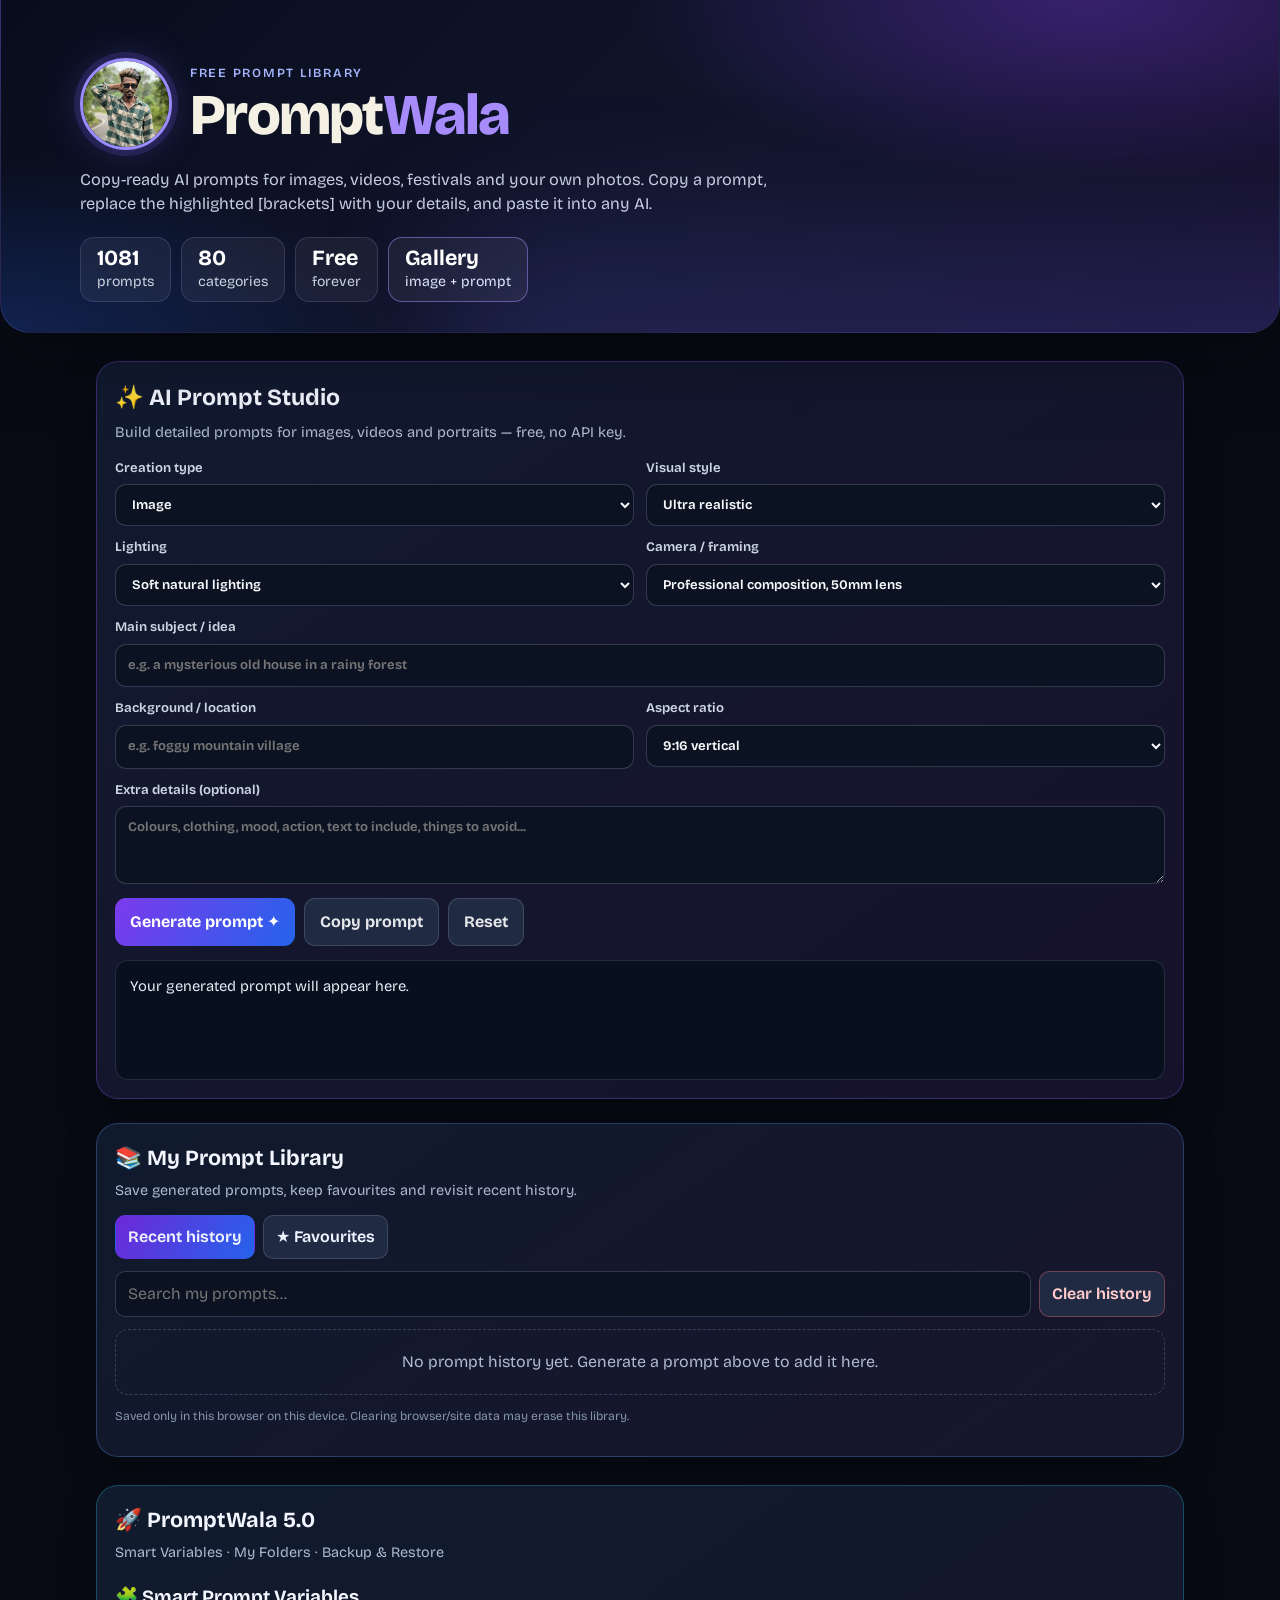
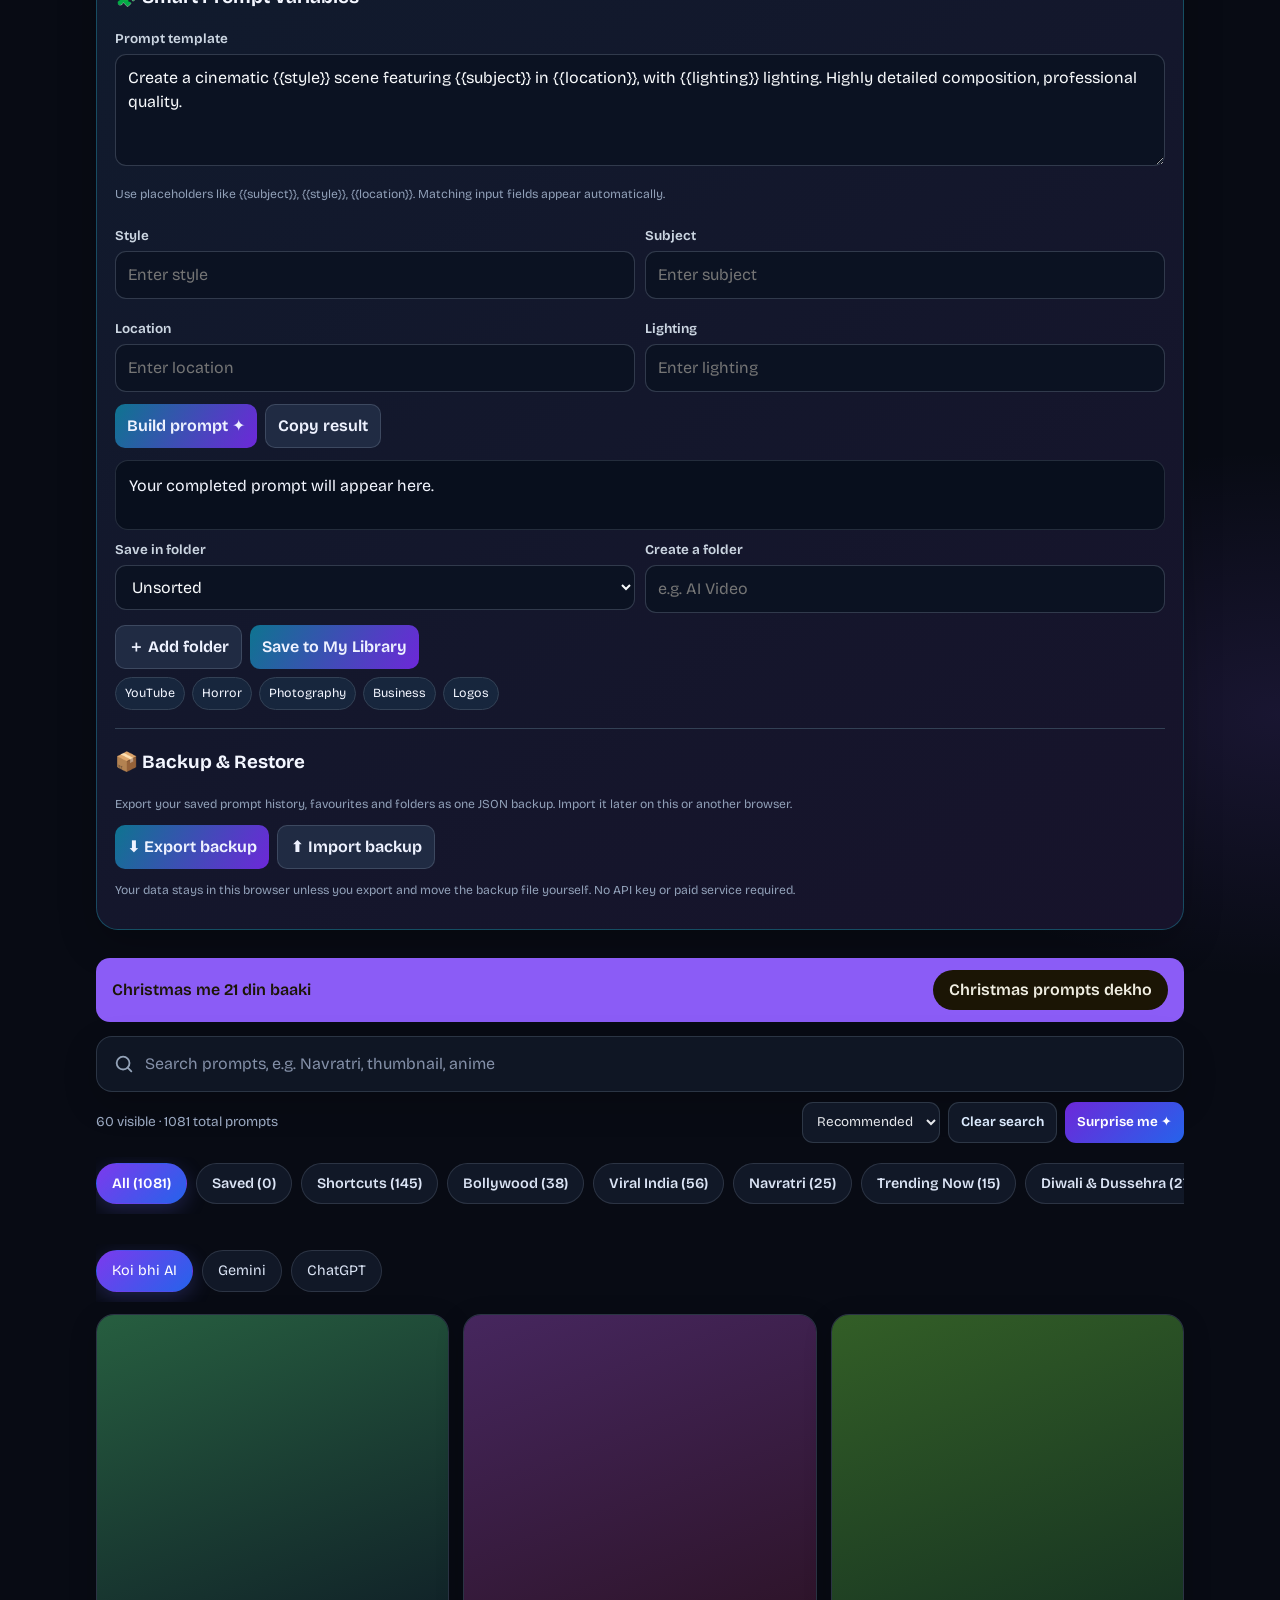
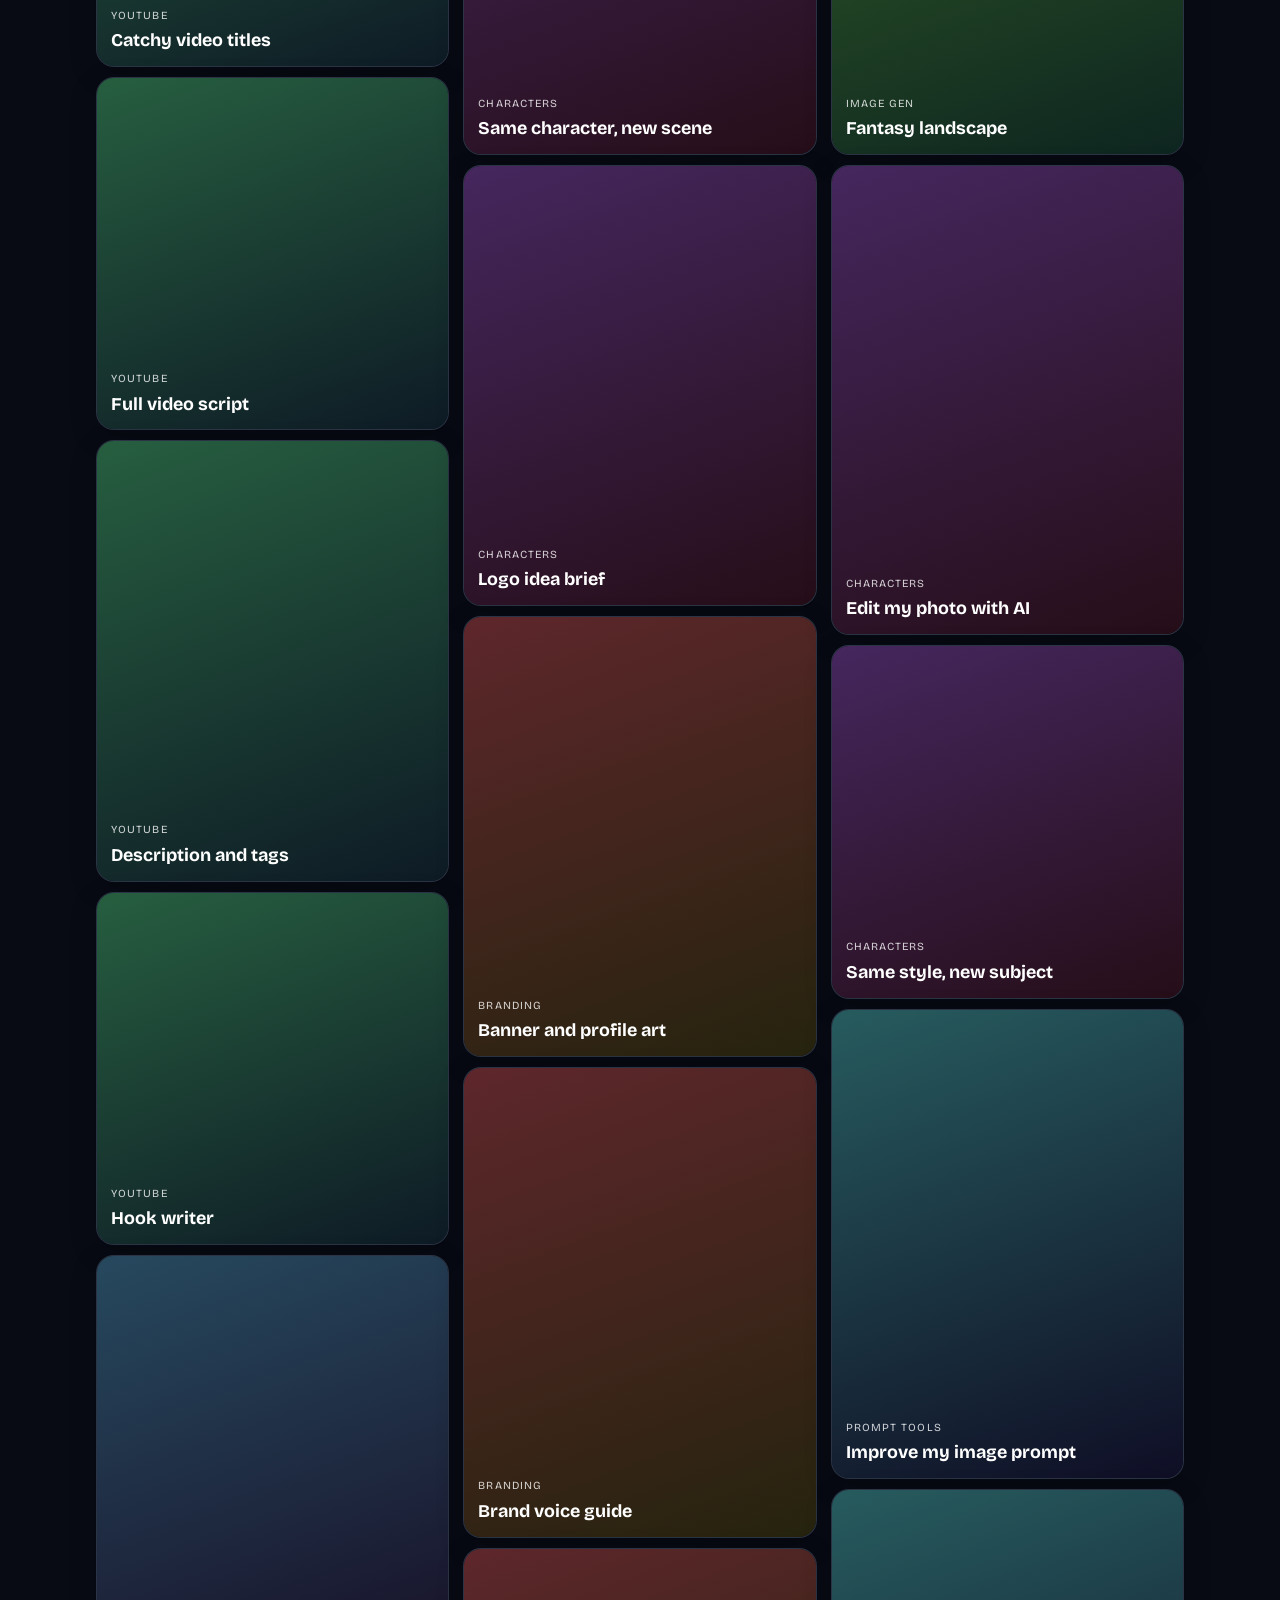
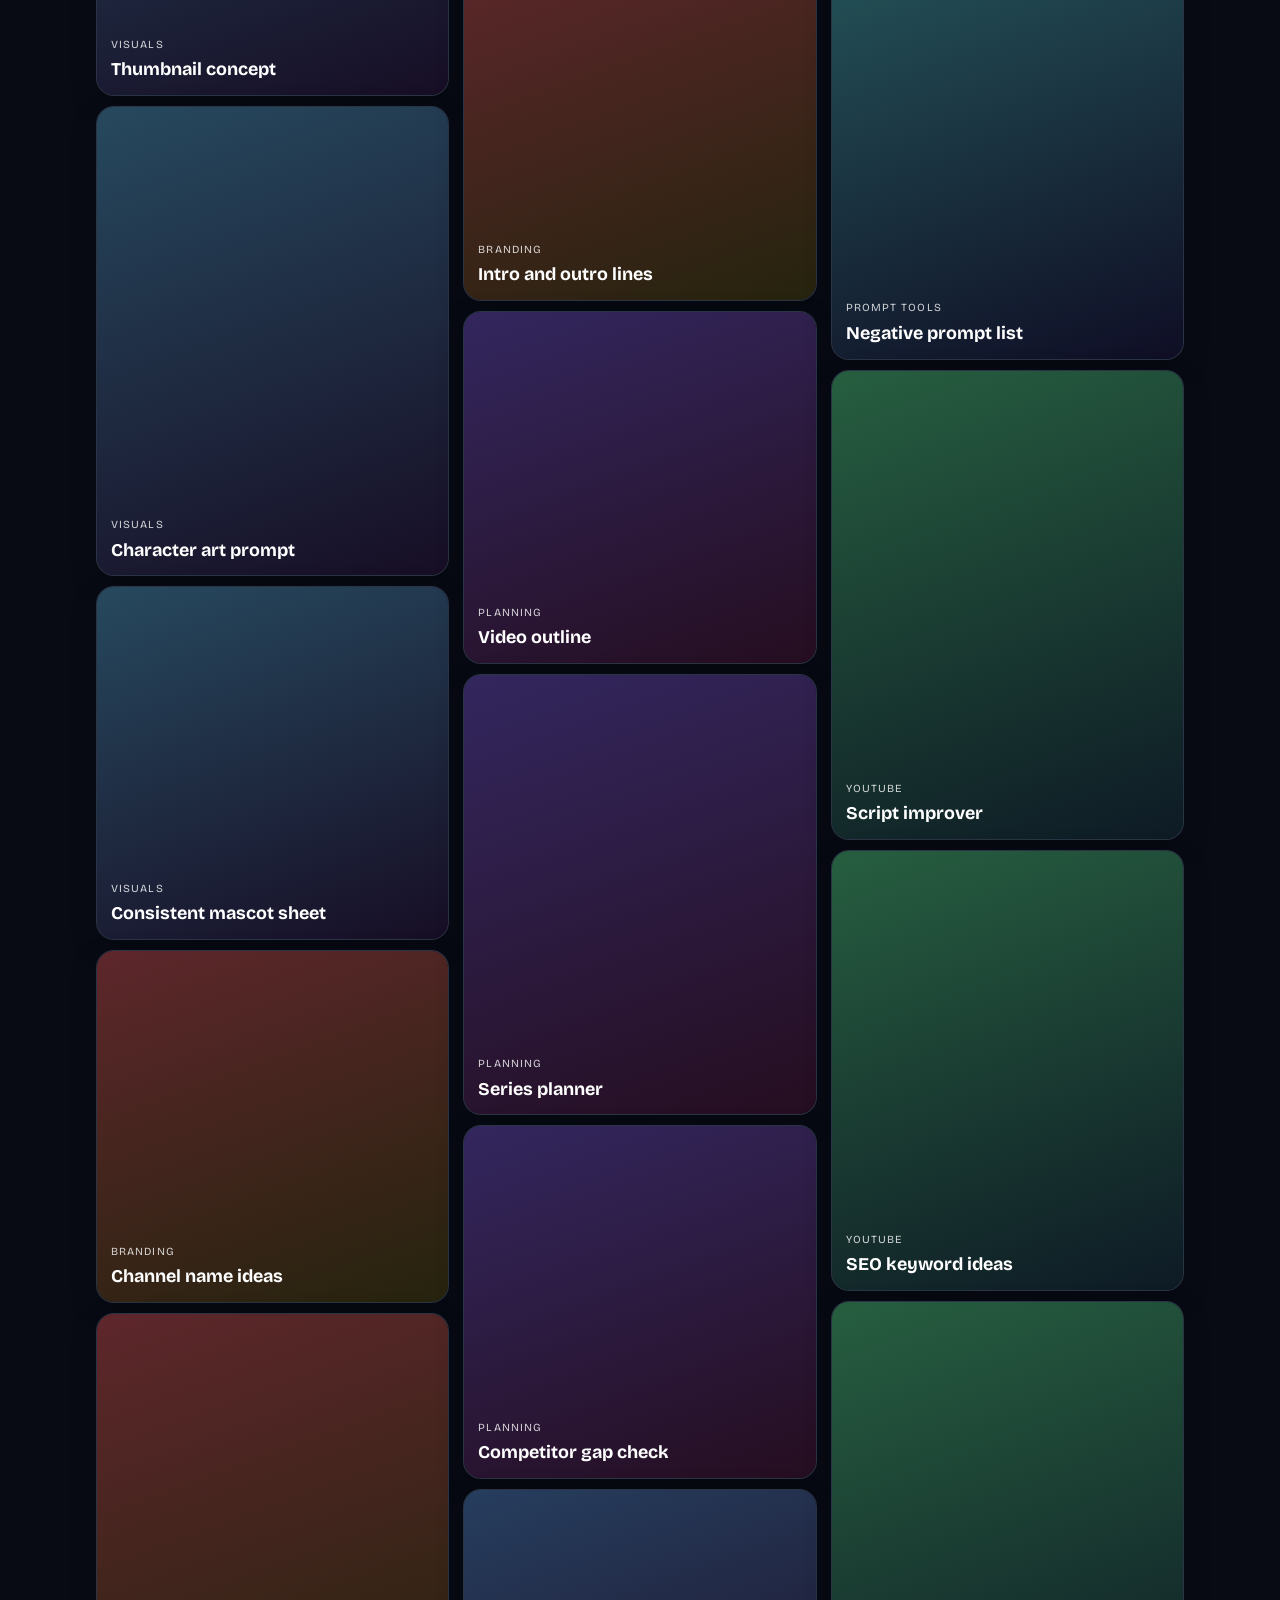
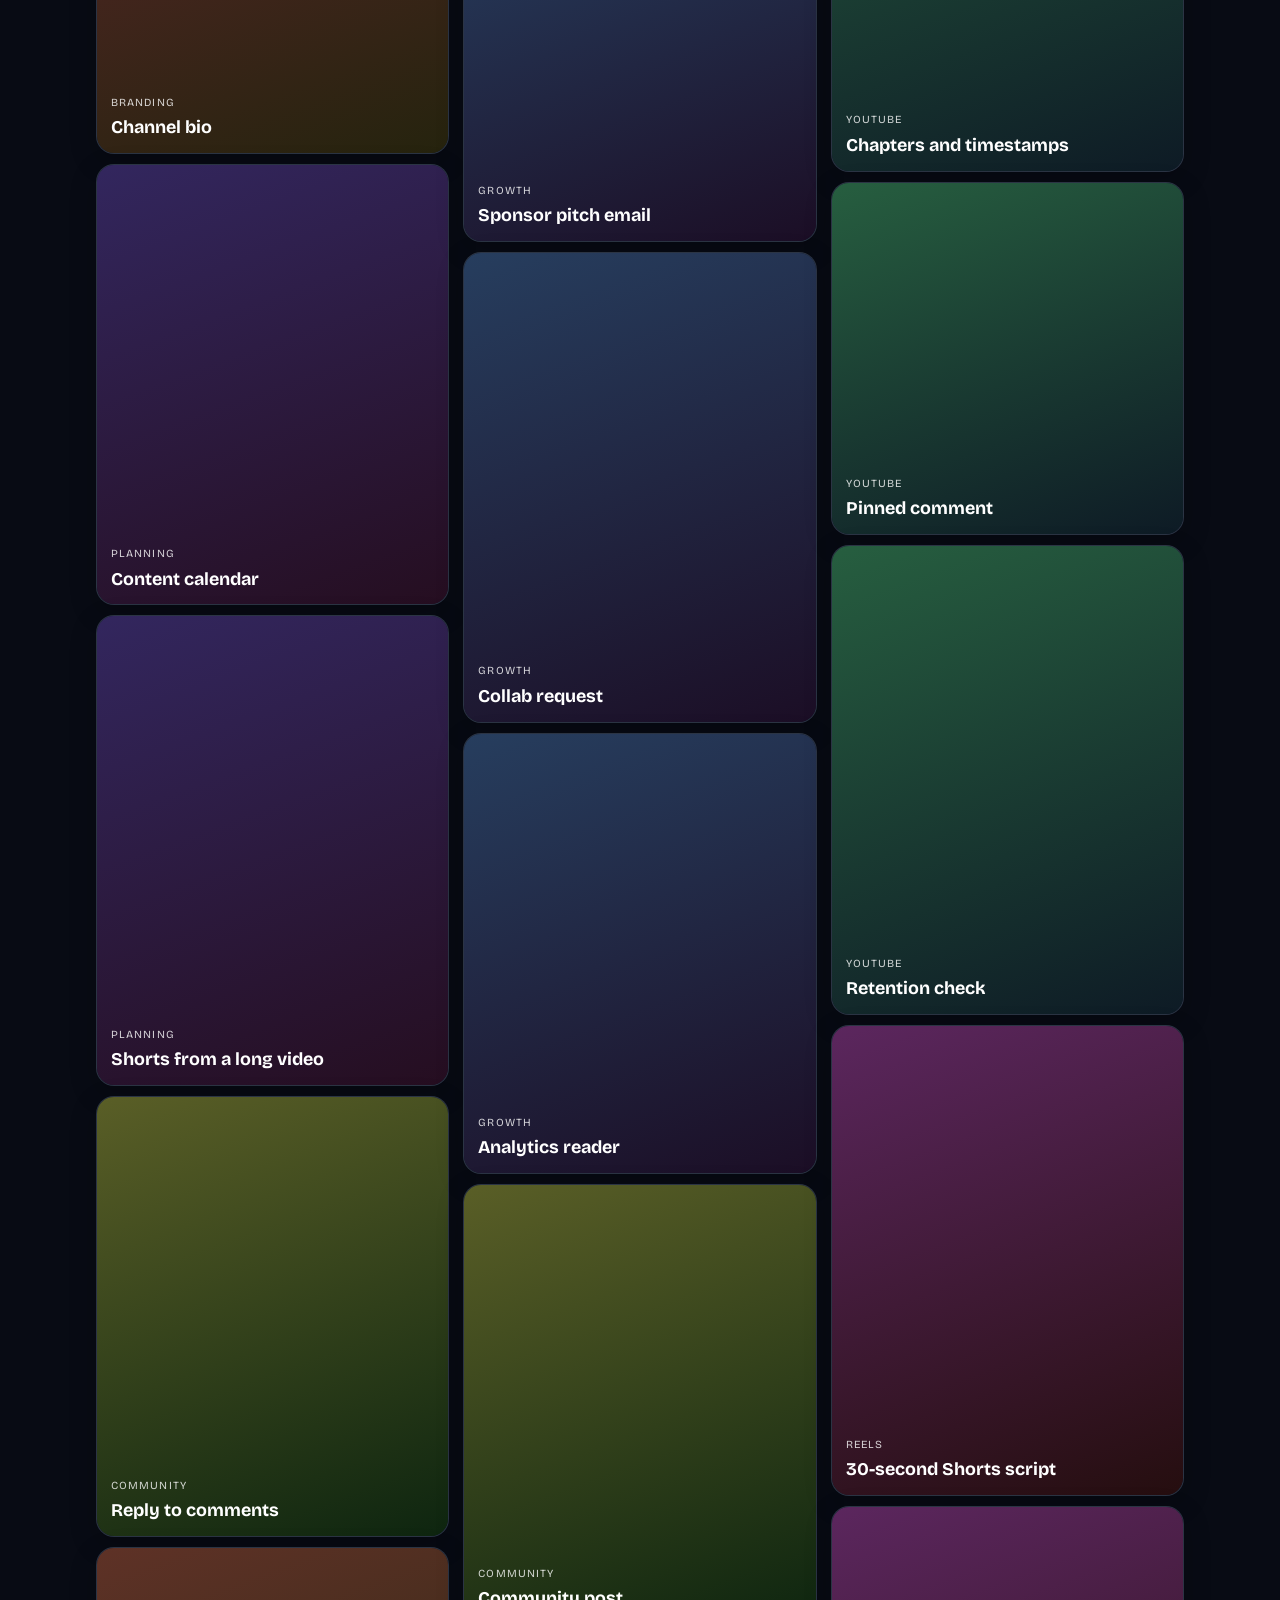
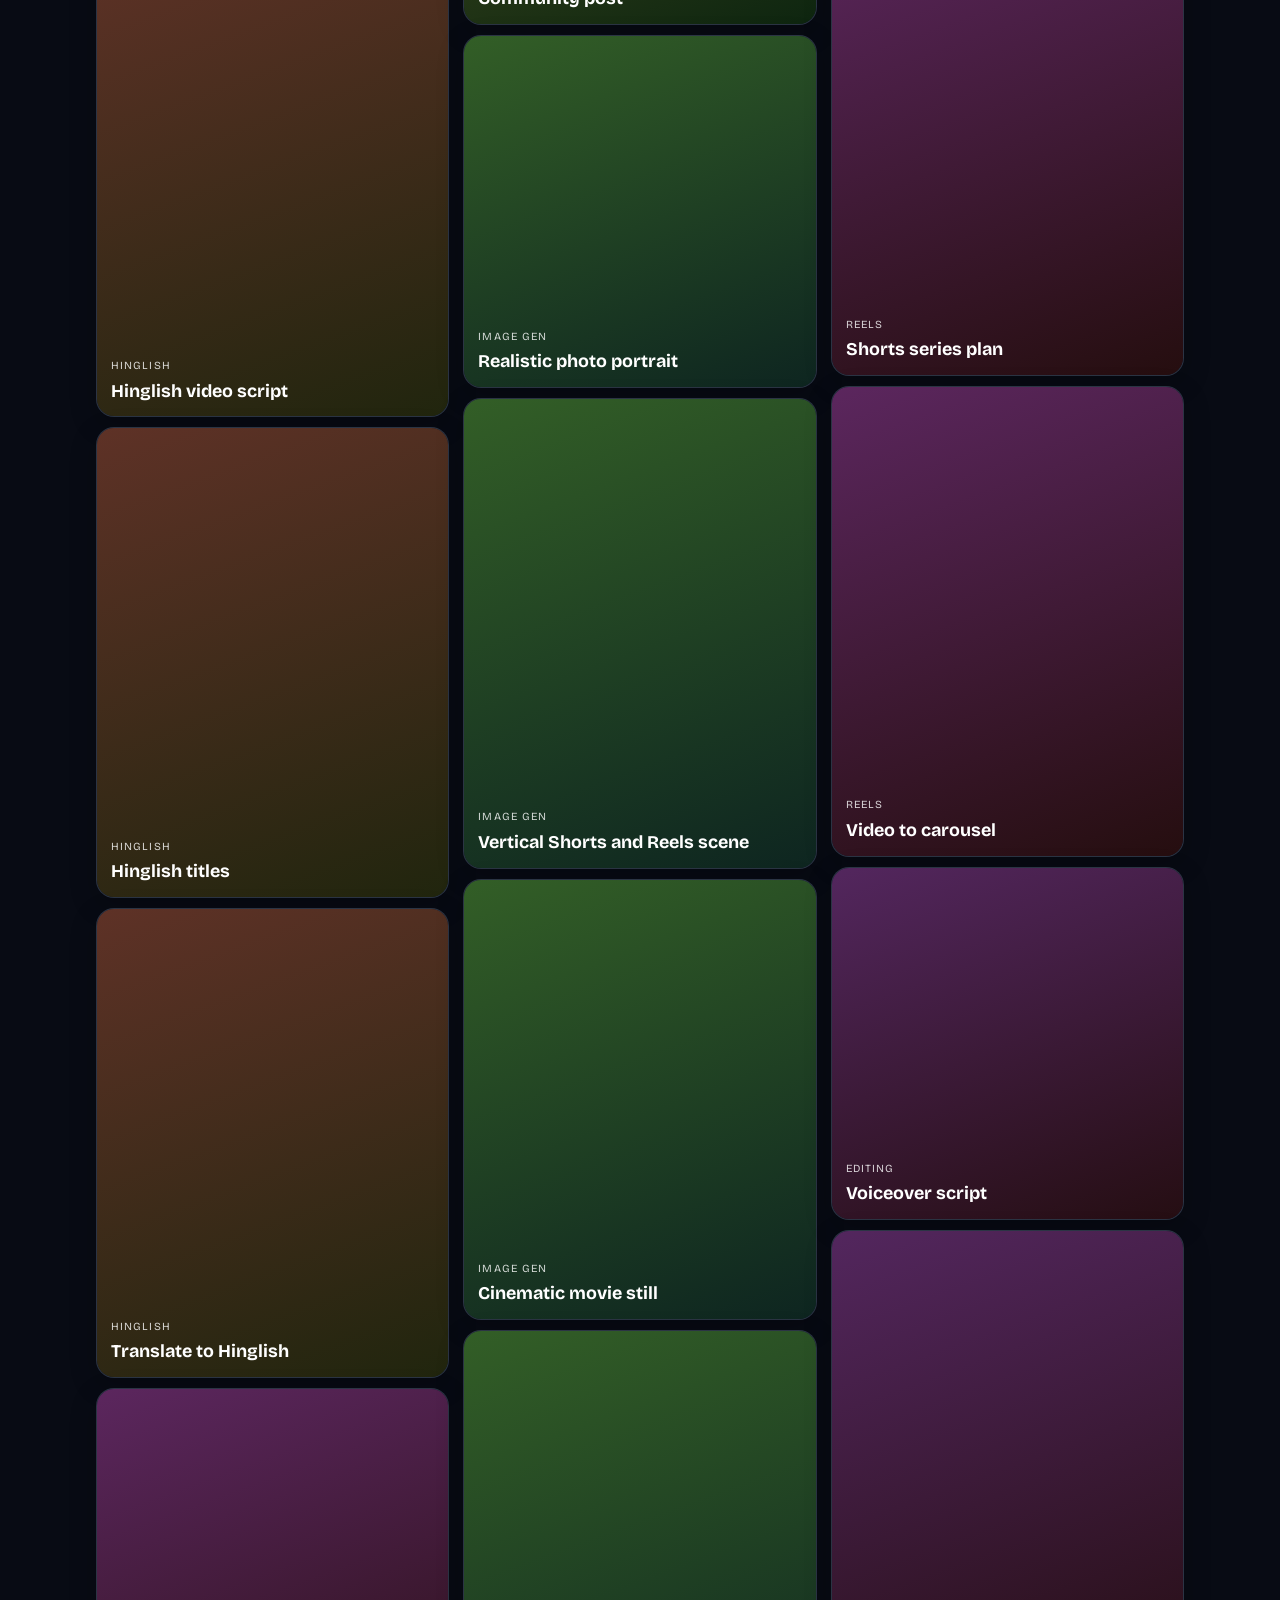
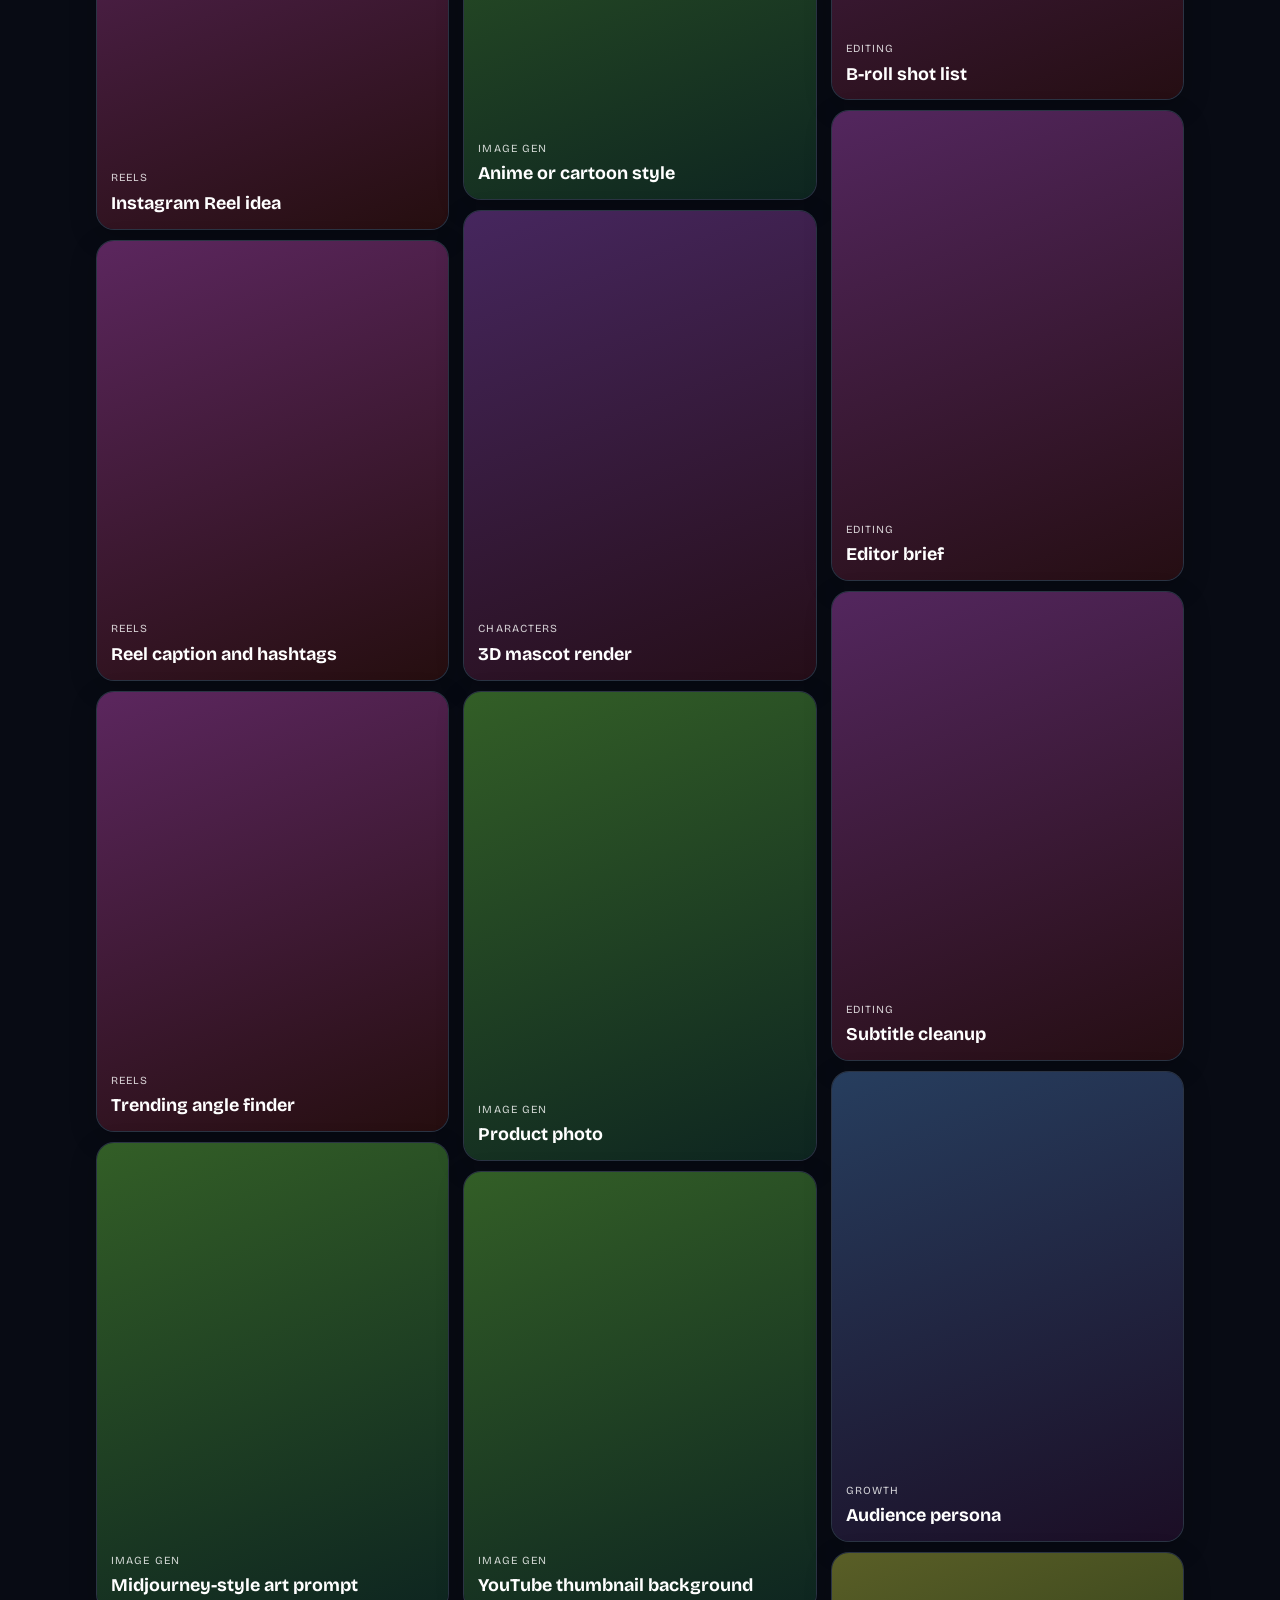
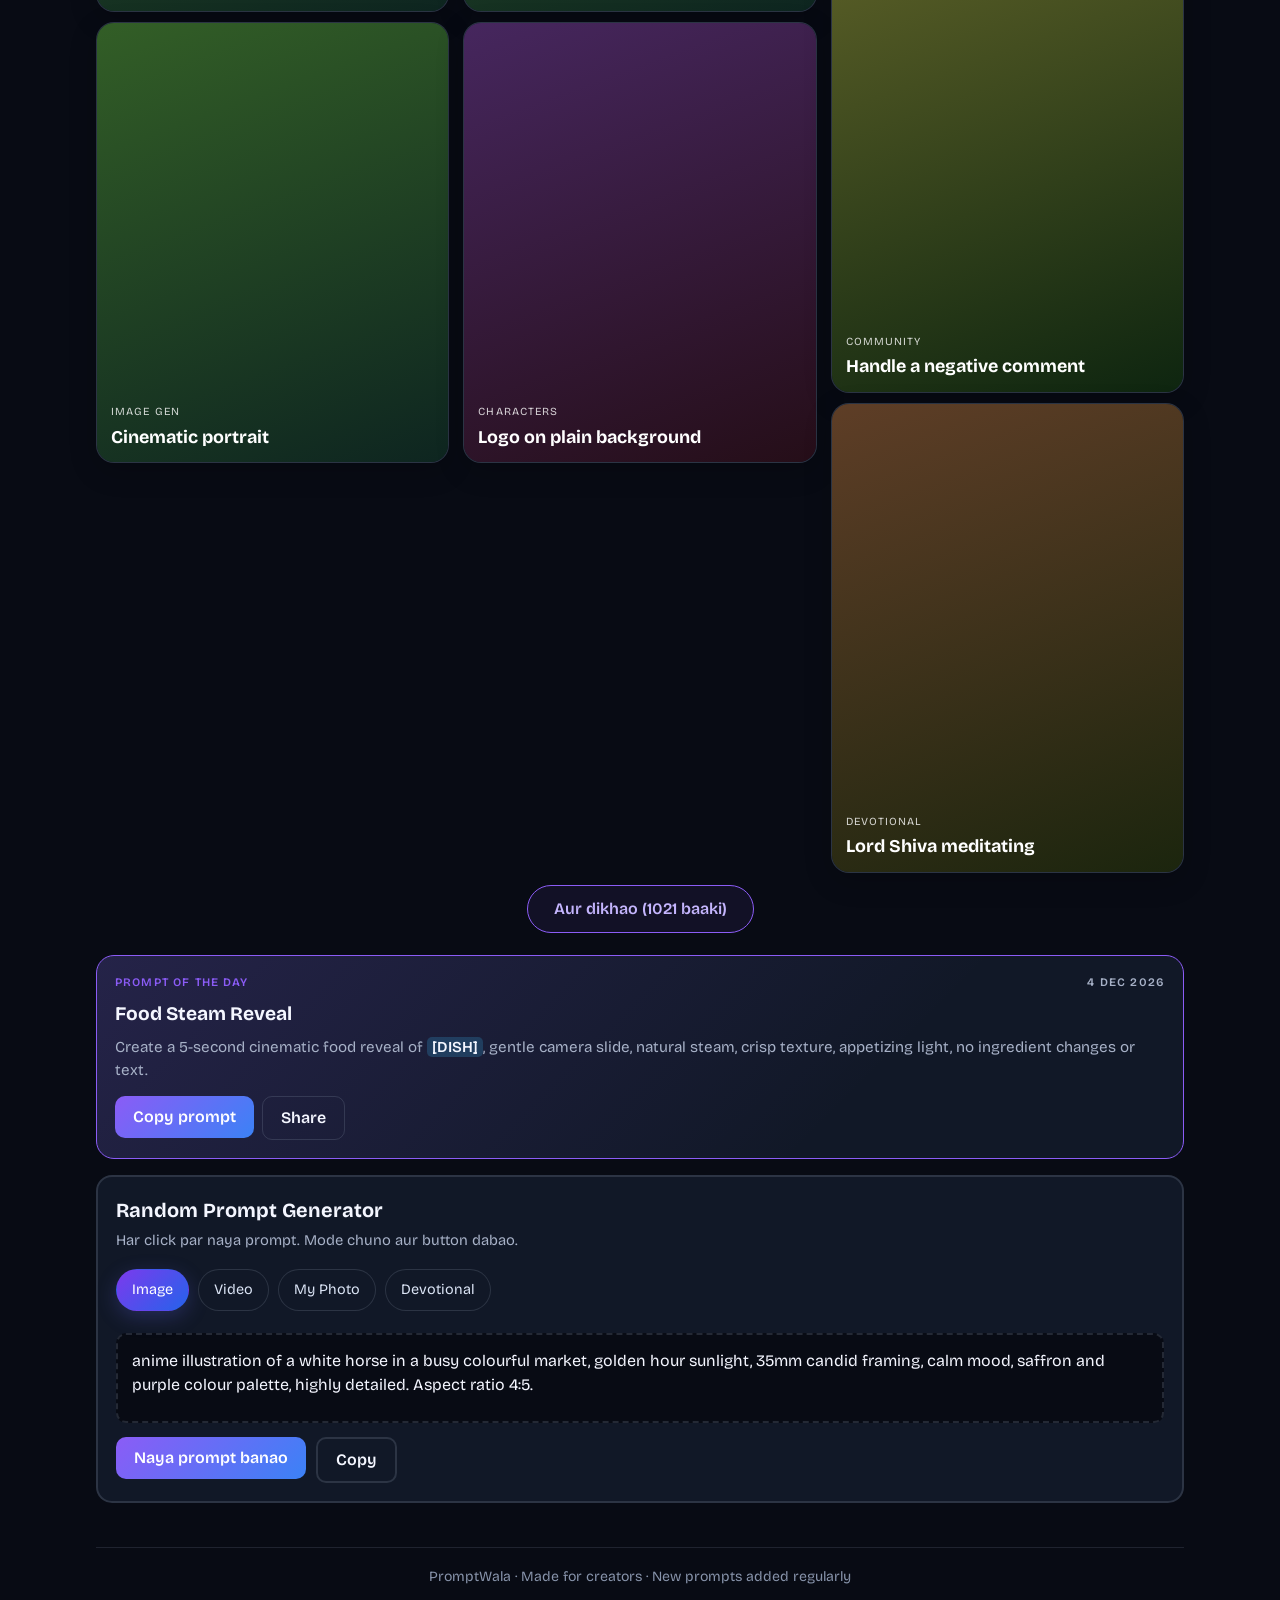
<file: index.html>
<!DOCTYPE html>
<html lang="en">
<head>
<link rel="stylesheet" href="promptwala-2.css?v=2">
<meta charset="utf-8">
<meta name="viewport" content="width=device-width, initial-scale=1">
<meta name="theme-color" content="#14160F">
<meta property="og:type" content="website">
<meta property="og:site_name" content="PromptWala">
<meta property="og:title" content="PromptWala – Free AI prompts for creators">
<meta property="og:description" content="Copy-ready AI prompts for images, videos, festivals and your own photos. Free, with Gemini and ChatGPT tips.">
<meta property="og:url" content="https://jagdish1992max.github.io/Prompt-Shelf/">
<meta property="og:image" content="https://jagdish1992max.github.io/Prompt-Shelf/og-image.jpg">
<meta property="og:image:width" content="1200">
<meta property="og:image:height" content="630">
<meta name="twitter:card" content="summary_large_image">
<meta name="twitter:title" content="PromptWala – Free AI prompts for creators">
<meta name="twitter:description" content="Copy-ready AI prompts for images, videos, festivals and your own photos.">
<meta name="twitter:image" content="https://jagdish1992max.github.io/Prompt-Shelf/og-image.jpg">
<link rel="manifest" href="manifest.webmanifest">
<link rel="icon" type="image/png" href="icon-192.png">
<link rel="apple-touch-icon" href="apple-touch-icon.png">
<meta name="apple-mobile-web-app-capable" content="yes">
<meta name="apple-mobile-web-app-title" content="PromptWala">
<title>PromptWala – Free AI prompts for creators</title>
<meta name="description" content="Copy-ready AI prompts for images, videos, festivals and your own photos.">
<link rel="preconnect" href="https://fonts.googleapis.com">
<link href="https://fonts.googleapis.com/css2?family=Bricolage+Grotesque:wght@400;600;800&display=swap" rel="stylesheet">
<style>
:root{--bg:#F4F5F0;--ink:#15170F;--card:#fff;--line:#DDE0D3;--muted:#62665A;--accent:#4F6228;--gold:#B8861B;--goldbg:rgba(184,134,27,.14);--mint:rgba(184,134,27,.22)}
@media (prefers-color-scheme:dark){:root{--bg:#0F100B;--ink:#F1EFE3;--card:#181A12;--line:#2B2E21;--muted:#A3A692;--accent:#D6A93C;--gold:#D6A93C;--goldbg:rgba(214,169,60,.14);--mint:rgba(214,169,60,.25)}}
*{box-sizing:border-box}
body{margin:0;background:var(--bg);color:var(--ink);font-family:"Bricolage Grotesque",system-ui,sans-serif;line-height:1.5}
.hero{background:radial-gradient(900px 300px at 85% -10%,rgba(214,169,60,.28),transparent 60%),linear-gradient(135deg,#12140D,#232A14 75%);color:#F4F1E4;border-radius:0 0 28px 28px;padding:34px 18px 26px}
.wrap{max-width:900px;margin:0 auto}
.top{display:flex;gap:18px;align-items:center}
.avatar{width:92px;height:92px;border-radius:50%;object-fit:cover;object-position:top;border:3px solid #D6A93C;box-shadow:0 0 0 6px rgba(214,169,60,.18),0 10px 30px rgba(0,0,0,.4);flex:none}
.eyebrow{font-size:.78rem;letter-spacing:.14em;text-transform:uppercase;color:#D6A93C;margin:0 0 4px;font-weight:600}
h1{font-size:clamp(2.1rem,8.5vw,3.6rem);font-weight:800;line-height:1;margin:0;letter-spacing:-.03em}
h1 span{color:#D6A93C}
.sub{margin:18px 0 0;max-width:56ch;color:#CFCDB9;font-size:1.02rem}
.stats{display:flex;gap:10px;flex-wrap:wrap;margin-top:20px}
.stat{background:rgba(255,255,255,.07);border:1px solid rgba(255,255,255,.14);border-radius:12px;padding:9px 16px;font-size:.88rem;color:#CFCDB9}
.glink{text-decoration:none;border-color:#D6A93C;color:#CFCDB9}.stat b{display:block;font-size:1.35rem;color:#F4F1E4;line-height:1.1}
main{max-width:900px;margin:0 auto;padding:22px 16px 70px}
.search{width:100%;padding:14px 16px;font:inherit;color:var(--ink);background:var(--card);border:1px solid var(--line);border-radius:14px}
.search:focus,button:focus-visible{outline:3px solid var(--gold);outline-offset:2px}
.chips{display:flex;gap:8px;overflow-x:auto;scrollbar-width:none;padding:2px 0 8px}
.chips::-webkit-scrollbar{display:none}
.groups{margin-top:14px}.sub2{margin:0 0 14px}
.chip{flex:none;font:inherit;font-size:.9rem;padding:8px 15px;border-radius:99px;border:1px solid var(--line);background:var(--card);color:var(--ink);cursor:pointer;white-space:nowrap}
.groups .chip{font-weight:600}
.chip[aria-pressed=true]{background:var(--gold);border-color:var(--gold);color:#1B1505}
.list{columns:2;column-gap:10px;margin-top:6px}
@media(min-width:760px){.list{columns:3}}
.tile{break-inside:avoid;display:block;width:100%;margin:0 0 10px;padding:0;border:1px solid var(--line);border-radius:16px;overflow:hidden;position:relative;cursor:pointer;background:var(--card);text-align:left;color:#fff;font:inherit}
.tile img{display:block;width:100%;height:auto}
.tile .cap{position:absolute;left:0;right:0;bottom:0;padding:28px 11px 10px;background:linear-gradient(transparent,rgba(0,0,0,.75));font-size:.84rem;font-weight:600}
.po{display:flex;flex-direction:column;justify-content:flex-end;padding:14px;aspect-ratio:var(--ar,3/4)}
.po i{font-style:normal;font-size:.68rem;letter-spacing:.1em;text-transform:uppercase;opacity:.8;margin-bottom:6px}
.po b{font-size:1.08rem;line-height:1.22}
.tile:hover{border-color:var(--gold)}.tile:focus-visible{outline:3px solid var(--gold);outline-offset:2px}
.more{display:block;margin:12px auto 22px;font:inherit;font-weight:600;padding:11px 26px;border-radius:99px;border:1px solid var(--gold);background:transparent;color:var(--gold);cursor:pointer}
.modal{position:fixed;inset:0;background:rgba(0,0,0,.82);display:none;align-items:flex-start;justify-content:center;overflow-y:auto;padding:14px;z-index:20}
.modal.open{display:flex}
.sheet{background:var(--card);border:1px solid var(--line);border-radius:18px;max-width:520px;width:100%;overflow:hidden;margin:auto;color:var(--ink)}
.sheet>img{display:block;width:100%;max-height:68vh;object-fit:contain;background:#000}
.sheet .po.big{aspect-ratio:4/3;padding:18px;color:#fff}
.sbody{padding:16px}
.bar{display:flex;gap:8px;align-items:center;margin:0 0 12px}
.try{flex:1;font:inherit;font-weight:600;padding:11px 14px;border-radius:12px;border:1px solid var(--gold);background:var(--goldbg);color:var(--gold);cursor:pointer}
.ico{flex:none;width:44px;height:44px;display:grid;place-items:center;border-radius:12px;border:1px solid var(--line);background:transparent;color:var(--ink);cursor:pointer;text-decoration:none}
.ico svg{width:20px;height:20px;fill:none;stroke:currentColor;stroke-width:2;stroke-linecap:round;stroke-linejoin:round}
.ico.on{color:var(--gold);border-color:var(--gold)}.ico.on svg{fill:var(--gold)}
.ico.done{background:var(--gold);color:#1B1505;border-color:var(--gold)}
.ico:focus-visible,.try:focus-visible{outline:3px solid var(--gold);outline-offset:2px}
.pick{display:none;gap:8px;margin:0 0 10px;flex-wrap:wrap}.pick.show{display:flex}
.pick a{flex:1;text-align:center;text-decoration:none;font-weight:600;padding:10px;border-radius:10px;background:var(--gold);color:#1B1505}
.snote{margin:0 0 10px;font-size:.84rem;color:var(--muted)}
.stag{display:inline-block;margin:0 0 8px;font-size:.7rem;letter-spacing:.09em;text-transform:uppercase;font-weight:600;color:var(--gold);background:var(--goldbg);padding:3px 10px;border-radius:99px}
.sheet h2{margin:0 0 4px;font-size:1.2rem}
.slab{margin:12px 0 6px;font-size:.78rem;letter-spacing:.08em;text-transform:uppercase;font-weight:600;color:var(--muted)}
.ptxt{margin:0 0 14px;white-space:pre-wrap;font-size:.94rem;padding:12px;border-radius:12px;background:var(--bg);border:1px solid var(--line)}
.card{display:flex;flex-direction:column;gap:10px;background:var(--card);border:1px solid var(--line);border-radius:18px;padding:18px;transition:border-color .2s,transform .2s}
.card:hover{border-color:var(--gold);transform:translateY(-2px)}
.pthumb{order:-2;display:block;width:100%;height:150px;border-radius:12px;object-fit:cover;border:1px solid var(--line);margin:0}
button.pthumb{padding:0;background:none;cursor:zoom-in}
.pthumb.ph{display:flex;align-items:flex-end;padding:10px 12px;font-size:.78rem;font-weight:600;letter-spacing:.06em;text-transform:uppercase;color:rgba(255,255,255,.82)}
.zoom{position:fixed;inset:0;background:rgba(0,0,0,.92);display:none;align-items:center;justify-content:center;padding:14px;z-index:30;cursor:zoom-out}.zoom.open{display:flex}.zoom img{max-width:100%;max-height:100%;border-radius:10px}
.card .cat{order:-1;align-self:flex-start;margin:0;font-size:.7rem;letter-spacing:.09em;text-transform:uppercase;font-weight:600;color:var(--gold);background:var(--goldbg);padding:3px 10px;border-radius:99px}
.card h2{margin:0;font-size:1.12rem;line-height:1.25}
.card .text{margin:0;white-space:pre-wrap;font-size:.94rem;color:var(--muted);flex:1}
mark{background:var(--mint);color:var(--ink);padding:1px 5px;border-radius:5px;font-weight:600}
.copy{align-self:flex-start;font:inherit;font-weight:600;padding:9px 18px;border:0;border-radius:10px;background:var(--gold);color:#1B1505;cursor:pointer}
.copy.done{background:var(--accent);color:#fff}
.btns{display:flex;gap:8px;flex-wrap:wrap}.card .copy{align-self:auto}.copy.share{background:transparent;color:var(--ink);border:1px solid var(--line)}.copy.share:hover{border-color:var(--gold)}.save[aria-pressed=true]{background:var(--goldbg);border-color:var(--gold);color:var(--gold)}
.tools{padding-bottom:4px}.hint{margin:0 0 12px;font-size:.88rem;color:var(--muted)}.gen .chips{flex-wrap:wrap;overflow:visible}
.empty{padding:30px 0;color:var(--muted)}
footer{margin-top:44px;padding-top:18px;border-top:1px solid var(--line);color:var(--muted);font-size:.88rem;text-align:center}
</style>
  <link rel="stylesheet" href="promptwala-2.css?v=3">
</head>
<body>
<header class="hero"><div class="wrap">
  <div class="top">
    <img class="avatar" src="character.jpg" alt="PromptWala channel character" width="92" height="92">
    <div><p class="eyebrow">Free prompt library</p><h1>Prompt<span>Wala</span></h1></div>
  </div>
  <p class="sub">Copy-ready AI prompts for images, videos, festivals and your own photos. Copy a prompt, replace the highlighted [brackets] with your details, and paste it into any AI.</p>
  <div class="stats"><div class="stat"><b id="sp">0</b>prompts</div><div class="stat"><b id="sc">0</b>categories</div><div class="stat"><b>Free</b>forever</div><a class="stat glink" href="gallery.html"><b>Gallery</b>image + prompt</a></div>
</div></header>
<main>
  <section id="fest"></section>
  <input class="search" id="q" type="search" placeholder="Search prompts, e.g. Navratri, thumbnail, anime" aria-label="Search prompts">
  <div class="chips groups" id="groups"></div>
  <div class="chips sub2" id="chips"></div>
  <div class="chips tools" id="tools"></div>
  <p class="hint" id="toolhint" hidden></p>
  <div class="list" id="list"></div>
  <button class="more" id="more" hidden>Aur dikhao</button>
  <section id="potd"></section>
  <section id="gen"></section>
  <footer>PromptWala · Made for creators · New prompts added regularly</footer>
</main>
<div class="modal" id="modal" role="dialog" aria-modal="true" aria-label="Prompt"><div class="sheet" id="sheet"></div></div>
<div class="zoom" id="zoom" aria-hidden="true"><img id="zimg" alt=""></div>
<script src="prompts1.js"></script>
<script src="prompts2.js"></script>
<script src="prompts3.js"></script>
<script src="prompts4.js"></script>
<script src="prompts5.js"></script>
<script src="prompts6.js"></script>
<script src="prompts8.js"></script>
<script src="prompts9.js"></script>
<script src="prompts10.js"></script>
<script src="prompts11.js"></script>
<script src="prompts12.js"></script>
<script src="prompts13.js"></script>
<script src="prompts14.js"></script>
<script src="prompts15.js"></script>
<script src="prompts16.js"></script>
<script src="prompts17.js"></script>
<script src="prompts18.js"></script>
<script src="prompts19.js"></script>
<script src="prompts20.js"></script>
<script src="prompts21.js"></script>
<script src="prompts22.js"></script>
<script src="prompts23.js"></script>
<script src="prompts25.js"></script>
<script src="prompt-images.js"></script>
<script src="prompts7.js"></script>
<script src="gen.js"></script>
<script src="potd.js"></script>
<script src="fest.js"></script>
<script src="pwa.js"></script>
<script src="analytics.js"></script>
<script>
if(typeof PROMPTS==="undefined"){PROMPTS=[]}
var grp="All",cat="All",term="";
var GROUPS=[["Shortcuts",["Shortcut Setup","Photo Shortcuts","Art Shortcuts","Festival Shortcuts","Place Shortcuts","Role Shortcuts"]],["Bollywood",["Bollywood Scenes","Bollywood Me","Bollywood Video","Filmy Writing"]],["Viral India",["Retro 80s","Viral Edits","Landmarks","Couples & Wedding","Model Photoshoot","Travel India","Trending Portraits"]],["Navratri",["Navratri Devi","Navratri Me","Navratri Content"]],["Trending Now",["Trending Now"]],["Diwali & Dussehra",["Diwali Images","Diwali Me","Dussehra","Diwali Content"]],["Image Generator",["Image Gen","Characters","Visuals","Prompt Tools"]],["My Photo",["Portrait Looks", "Art Styles", "Roles", "Travel Me", "Festive Me", "Devotional Me", "Channel Me", "Fashion Me", "Video Me"]],["Video Generator",["Video Gen","Action Video","Action Me","Horror Video","Comedy Video","Romantic Video","Sci-Fi Video"]],["Devotional",["Devotional"]],["Festival",["Festival"]],["YouTube & Content",["YouTube","Reels","Hinglish","Editing","Planning","Community","Growth"]],["Branding",["Branding"]]];
var c2g={};GROUPS.forEach(function(g){g[1].forEach(function(c){c2g[c]=g[0]})});
PROMPTS.forEach(function(x){if(!c2g[x.c]){c2g[x.c]="Other"}});
var FAV=[];try{FAV=JSON.parse(localStorage.getItem("pw_fav")||"[]")}catch(e){}
function fkey(x){return x.t+"|"+x.c}
function isFav(x){return FAV.indexOf(fkey(x))>-1}
function saveFav(){try{localStorage.setItem("pw_fav",JSON.stringify(FAV))}catch(e){}}
var tool="Any";try{tool=localStorage.getItem("pw_tool")||"Any"}catch(e){}
var TOOLS=[["Any","Koi bhi AI"],["Gemini","Gemini"],["ChatGPT","ChatGPT"]];
var HINT={"Any":"Prompt copy karo, [brackets] badlo, aur apne AI me paste karo. Jisme my uploaded photo likha hai, wahan pehle apni photo attach karo.","Gemini":"Gemini me photo attach karo (jahan prompt me my uploaded photo likha ho), prompt paste karo aur bhejo. Chehra badle to likho: keep my face exactly the same.","ChatGPT":"ChatGPT me photo attach karo, prompt paste karo aur bhejo. Result pasand na aaye to likho: make it more cinematic, keep my face exactly the same."};
var IMGG=["Image Generator","My Photo","Navratri","Trending Now","Diwali & Dussehra","Viral India","Devotional","Festival","Bollywood","Shortcuts"];
function isImg(x){var g=c2g[x.c];return IMGG.indexOf(g)>-1&&!/video|content|tools|writing|setup/i.test(x.c)&&!/^(Write|Plan|Give|Act as|Here is|Based on)/.test(x.p)&&!/seconds/.test(x.p)}
function withTool(x){if(tool==="Gemini"&&isImg(x))return "Create an image: "+x.p;if(tool==="ChatGPT"&&isImg(x))return "Generate an image: "+x.p;return x.p}
function renderTools(){var t=document.getElementById("tools"),hn=document.getElementById("toolhint");if(!t)return;t.innerHTML="";TOOLS.forEach(function(o){mk(t,o[1],o[0]===tool,function(){tool=o[0];try{localStorage.setItem("pw_tool",tool)}catch(e){}renderTools()})});hn.textContent=HINT[tool]}
var gnames=["All","Saved"];GROUPS.forEach(function(g){gnames.push(g[0])});if(PROMPTS.some(function(x){return c2g[x.c]==="Other"}))gnames.push("Other");
var groupsEl=document.getElementById("groups"),chips=document.getElementById("chips"),list=document.getElementById("list"),q=document.getElementById("q");
function count(g){return PROMPTS.filter(function(x){return g==="All"||(g==="Saved"?isFav(x):c2g[x.c]===g)}).length}
function hue(s){var n=0;for(var i=0;i<s.length;i++)n=(n*31+s.charCodeAt(i))%360;return n}
function thumb(x){var f=(typeof PIMG!=="undefined")?PIMG[x.t+"|"+x.c]:null;
  if(f)return '<button class="pthumb real" data-src="'+esc(f)+'" aria-label="'+esc(x.t)+' ki image bada dekho"><img class="pthumb" loading="lazy" src="'+esc(f)+'" alt="'+esc(x.t)+' ka sample result"></button>';
  var a=hue(x.c);return '<div class="pthumb ph" style="background:linear-gradient(135deg,hsl('+a+',38%,24%),hsl('+((a+50)%360)+',42%,11%))" aria-hidden="true">Sample image jaldi</div>'}
function zoom(src){document.getElementById("zimg").src=src;document.getElementById("zoom").classList.add("open")}
document.getElementById("zoom").onclick=function(){this.classList.remove("open")};
document.addEventListener("keydown",function(e){if(e.key==="Escape")document.getElementById("zoom").classList.remove("open")});
function esc(s){return s.replace(/&/g,"&amp;").replace(/</g,"&lt;").replace(/>/g,"&gt;")}
function mk(parent,label,on,fn){var b=document.createElement("button");b.className="chip";b.textContent=label;b.setAttribute("aria-pressed",on);b.onclick=fn;parent.appendChild(b)}
function renderChips(){
  var sl=groupsEl.scrollLeft;groupsEl.innerHTML="";chips.innerHTML="";
  gnames.forEach(function(g){mk(groupsEl,g+" ("+count(g)+")",g===grp,function(){grp=g;cat="All";renderChips();render()})});
  groupsEl.scrollLeft=sl;
  if(grp==="All")return;
  var subs=[];PROMPTS.forEach(function(x){if(c2g[x.c]===grp&&subs.indexOf(x.c)<0)subs.push(x.c)});
  if(subs.length<2)return;
  ["All"].concat(subs).forEach(function(c){mk(chips,c,c===cat,function(){cat=c;renderChips();render()})})
}
var PAGE=60,shown=PAGE,lastBtn=null,AR=["3/4","1/1","4/5"],moreBtn=document.getElementById("more"),modal=document.getElementById("modal"),sheet=document.getElementById("sheet");
function slug(x){return (x.c+"-"+x.t).toLowerCase().replace(/[^a-z0-9]+/g,"-").replace(/^-|-$/g,"")}
function imgOf(x){return (typeof PIMG!=="undefined")?PIMG[x.t+"|"+x.c]:null}
function posterStyle(x,big){var a=hue(x.c);return "background:linear-gradient(160deg,hsl("+a+",42%,26%),hsl("+((a+60)%360)+",46%,10%))"+(big?"":";--ar:"+AR[hue(x.t)%3])}
function tileFor(x){var b=document.createElement("button");b.className="tile";b.setAttribute("aria-label",x.t+" - prompt dekho");var f=imgOf(x);
  if(f){b.innerHTML='<img loading="lazy" src="'+esc(f)+'" alt="'+esc(x.t)+'"><span class="cap">'+esc(x.t)+'</span>'}
  else{b.innerHTML='<div class="po" style="'+posterStyle(x)+'"><i>'+esc(x.c)+'</i><b>'+esc(x.t)+'</b></div>'}
  b.onclick=function(){lastBtn=b;openSheet(x)};return b}
function render(keep){
  var out=PROMPTS.filter(function(x){return(grp==="All"||(grp==="Saved"?isFav(x):c2g[x.c]===grp))&&(cat==="All"||x.c===cat)&&(x.t+" "+x.p+" "+x.c).toLowerCase().indexOf(term)>-1});
  if(keep!==false)shown=PAGE;
  list.innerHTML="";moreBtn.hidden=true;
  if(!PROMPTS.length){list.innerHTML='<p class="empty">Prompts load nahi hue. Repo me prompts1.js aur prompts2.js upload karo.</p>';return}
  if(!out.length){list.innerHTML=grp==="Saved"?'<p class="empty">Abhi koi prompt save nahi hua. Kisi prompt ko kholkar dil dabao, wo yahan dikhega.</p>':'<p class="empty">No prompts match. Try a shorter word or pick All.</p>';return}
  out.slice(0,shown).forEach(function(x){list.appendChild(tileFor(x))});
  if(out.length>shown){moreBtn.hidden=false;moreBtn.textContent="Aur dikhao ("+(out.length-shown)+" baaki)"}
}
moreBtn.onclick=function(){shown+=PAGE;render(false)};
var IC={dl:'<path d="M21 15v4a2 2 0 0 1-2 2H5a2 2 0 0 1-2-2v-4M7 10l5 5 5-5M12 15V3"/>',sh:'<circle cx="18" cy="5" r="3"/><circle cx="6" cy="12" r="3"/><circle cx="18" cy="19" r="3"/><path d="M8.6 13.5l6.8 4M15.4 6.5l-6.8 4"/>',cp:'<rect x="9" y="9" width="13" height="13" rx="2"/><path d="M5 15H4a2 2 0 0 1-2-2V4a2 2 0 0 1 2-2h9a2 2 0 0 1 2 2v1"/>',ht:'<path d="M20.8 4.6a5.5 5.5 0 0 0-7.8 0L12 5.7l-1-1.1a5.5 5.5 0 0 0-7.8 7.8l1 1.1L12 21.2l7.8-7.7 1-1.1a5.5 5.5 0 0 0 0-7.8z"/>'};
function svg(k){return '<svg viewBox="0 0 24 24" aria-hidden="true">'+IC[k]+'</svg>'}
function flash(b){b.classList.add("done");setTimeout(function(){b.classList.remove("done")},1500)}
function openSheet(x){
  var f=imgOf(x),top=f?'<img src="'+esc(f)+'" alt="'+esc(x.t)+'">':'<div class="po big" style="'+posterStyle(x,true)+'"><i>'+esc(x.c)+'</i><b>'+esc(x.t)+'</b></div>';
  sheet.innerHTML=top+'<div class="sbody"><div class="bar"><button class="try" id="try">Try this prompt</button>'+(f?'<a class="ico" id="dl" aria-label="Image download karo" download href="'+esc(f)+'">'+svg("dl")+'</a>':'')+'<button class="ico" id="fv" aria-label="Favourite" aria-pressed="false">'+svg("ht")+'</button><button class="ico" id="cp" aria-label="Prompt copy karo">'+svg("cp")+'</button><button class="ico" id="sh" aria-label="Share">'+svg("sh")+'</button></div><div class="pick" id="pick"><a href="https://gemini.google.com/app" target="_blank" rel="noopener">Gemini kholo</a><a href="https://chatgpt.com/" target="_blank" rel="noopener">ChatGPT kholo</a></div><p class="snote" id="snote" hidden></p><span class="stag">'+esc(x.c)+'</span><h2>'+esc(x.t)+'</h2><p class="slab">Prompt</p><p class="ptxt">'+esc(x.p).replace(/\[([^\]]+)\]/g,"<mark>[$1]</mark>")+'</p><div class="bar"><button class="copy" id="cpb">Copy prompt</button><button class="copy share" id="cl">Close</button></div></div>';
  var $=function(i){return sheet.querySelector("#"+i)};
  function doCopy(btn,label){copy(withTool(x),btn);if(!label)flash(btn)}
  $("try").onclick=function(){copy(withTool(x),$("cp"));flash($("cp"));$("pick").classList.add("show");var n=$("snote");n.hidden=false;n.textContent="Prompt copy ho gaya. "+HINT[tool]};
  $("cp").onclick=function(){doCopy($("cp"))};
  $("cpb").onclick=function(){copy(withTool(x),$("cpb"))};
  $("sh").onclick=function(){share(x)};
  function favUI(){var on=isFav(x);$("fv").classList.toggle("on",on);$("fv").setAttribute("aria-pressed",on)}
  $("fv").onclick=function(){var k=fkey(x),i=FAV.indexOf(k);if(i>-1)FAV.splice(i,1);else FAV.push(k);saveFav();favUI();renderChips()};favUI();
  $("cl").onclick=closeSheet;
  modal.classList.add("open");document.body.style.overflow="hidden";modal.scrollTop=0;
  try{history.replaceState(null,"","#"+slug(x))}catch(e){}
}
function closeSheet(){modal.classList.remove("open");document.body.style.overflow="";try{history.replaceState(null,"",location.pathname+location.search)}catch(e){}if(grp==="Saved")render(false);if(lastBtn&&lastBtn.focus)lastBtn.focus()}
modal.addEventListener("click",function(e){if(e.target===modal)closeSheet()});
document.addEventListener("keydown",function(e){if(e.key==="Escape"&&modal.classList.contains("open"))closeSheet()});
function share(x){
  var link=location.href.split("#")[0]+"#"+slug(x),text=x.t+"\n\n"+withTool(x)+"\n\nMore free prompts: "+link;
  if(navigator.share){navigator.share({title:x.t+" - PromptWala",text:text}).catch(function(){})}
  else{window.open("https://wa.me/?text="+encodeURIComponent(text),"_blank")}
}
function copy(text,b){
  function ok(){b.textContent="Copied";b.classList.add("done");setTimeout(function(){b.textContent="Copy prompt";b.classList.remove("done")},1600)}
  if(navigator.clipboard&&navigator.clipboard.writeText){navigator.clipboard.writeText(text).then(ok,fallback)}else fallback();
  function fallback(){var t=document.createElement("textarea");t.value=text;document.body.appendChild(t);t.select();try{document.execCommand("copy");ok()}catch(e){}document.body.removeChild(t)}
}
q.oninput=function(){term=q.value.toLowerCase().trim();render()};
renderChips();renderTools();render();var hh=location.hash.slice(1);if(hh){var ff=PROMPTS.filter(function(x){return slug(x)===hh})[0];if(ff)openSheet(ff)}
var sp=document.getElementById("sp"),sc=document.getElementById("sc");if(sp){sp.textContent=PROMPTS.length}if(sc){var u=[];PROMPTS.forEach(function(x){if(u.indexOf(x.c)<0)u.push(x.c)});sc.textContent=u.length}
</script>
  <script src="promptwala-3-generator.js?v=1"></script>
  <script src="promptwala-4-library.js?v=1"></script>
  <script src="promptwala-5-tools.js?v=1"></script>
  <script src="promptwala-2.js?v=1"></script>
</body>
</html>
</file>
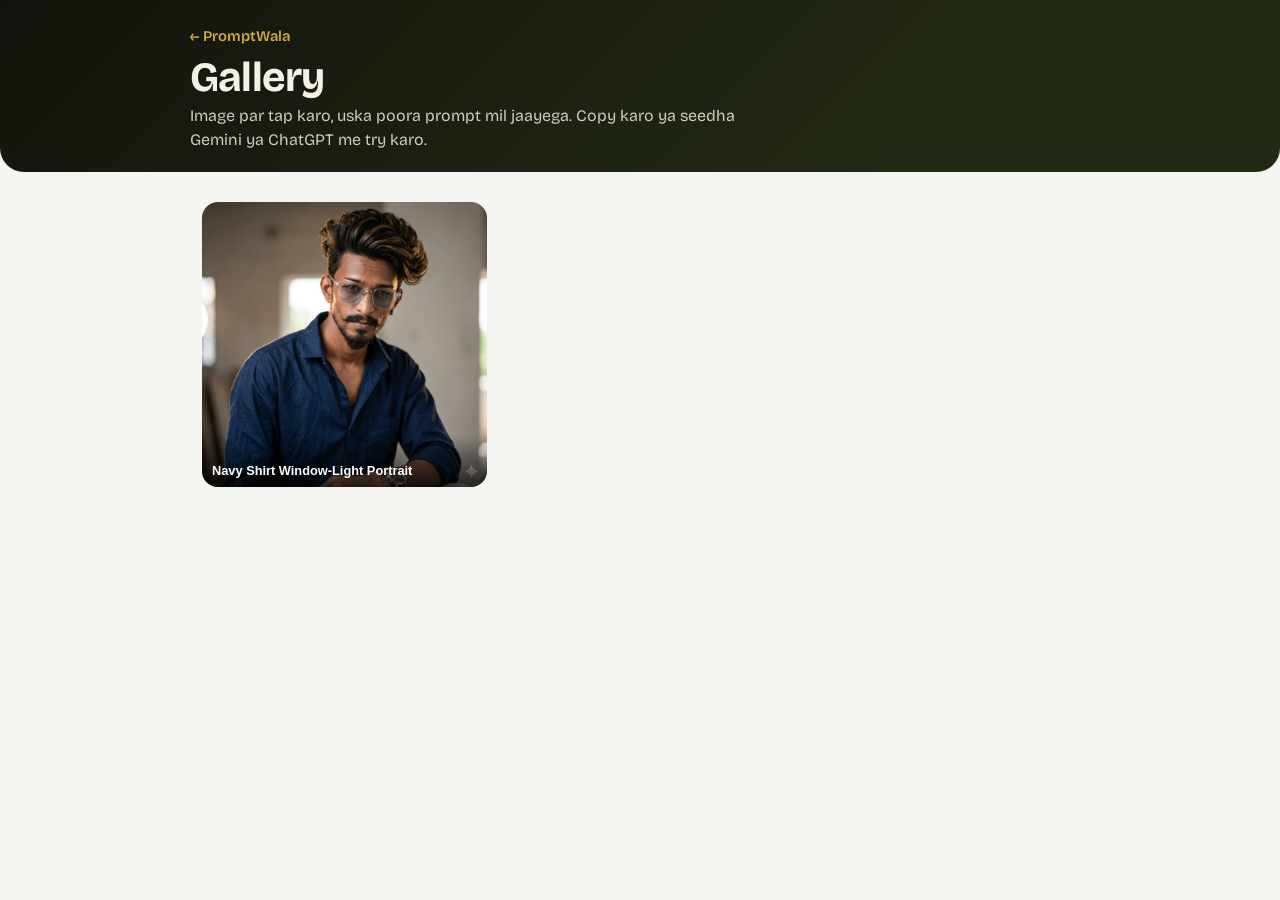
<file: gallery.html>
<!DOCTYPE html>
<html lang="en">
<head>
<meta charset="utf-8">
<meta name="viewport" content="width=device-width, initial-scale=1">
<meta name="theme-color" content="#14160F">
<title>Gallery – PromptWala</title>
<meta name="description" content="AI images with the exact prompt behind each one. Tap an image, copy the prompt, try it in Gemini or ChatGPT.">
<link rel="icon" type="image/png" href="icon-192.png">
<link href="https://fonts.googleapis.com/css2?family=Bricolage+Grotesque:wght@400;600;800&display=swap" rel="stylesheet">
<style>
:root{--bg:#F4F5F0;--ink:#15170F;--card:#fff;--line:#DDE0D3;--muted:#62665A;--gold:#B8861B;--goldbg:rgba(184,134,27,.14)}
@media (prefers-color-scheme:dark){:root{--bg:#0F100B;--ink:#F1EFE3;--card:#181A12;--line:#2B2E21;--muted:#A3A692;--gold:#D6A93C;--goldbg:rgba(214,169,60,.14)}}
*{box-sizing:border-box}
body{margin:0;background:var(--bg);color:var(--ink);font-family:"Bricolage Grotesque",system-ui,sans-serif;line-height:1.5}
header{background:linear-gradient(135deg,#12140D,#232A14 75%);color:#F4F1E4;padding:24px 16px 20px;border-radius:0 0 24px 24px}
.wrap{max-width:900px;margin:0 auto}
header a{color:#D6A93C;text-decoration:none;font-weight:600;font-size:.92rem}
h1{margin:8px 0 4px;font-size:clamp(1.8rem,7vw,2.6rem);line-height:1.05;letter-spacing:-.02em}
header p{margin:0;color:#CFCDB9;max-width:56ch}
main{max-width:900px;margin:0 auto;padding:16px 12px 60px}
.chips{display:flex;gap:8px;overflow-x:auto;scrollbar-width:none;padding:2px 0 12px}.chips::-webkit-scrollbar{display:none}
.chip{flex:none;font:inherit;font-size:.9rem;padding:8px 15px;border-radius:99px;border:1px solid var(--line);background:var(--card);color:var(--ink);cursor:pointer}
.chip[aria-pressed=true]{background:var(--gold);border-color:var(--gold);color:#1B1505}
.grid{columns:2;column-gap:10px}
@media(min-width:700px){.grid{columns:3}}
.tile{break-inside:avoid;margin:0 0 10px;position:relative;border-radius:16px;overflow:hidden;border:0;background:var(--card);cursor:pointer;padding:0;display:block;width:100%}
.tile img{display:block;width:100%;height:auto}
.tile span{position:absolute;left:0;right:0;bottom:0;padding:28px 10px 9px;background:linear-gradient(transparent,rgba(0,0,0,.7));color:#fff;font-size:.8rem;font-weight:600;text-align:left}
button:focus-visible,a:focus-visible{outline:3px solid var(--gold);outline-offset:2px}
.empty{padding:30px 0;color:var(--muted)}
.modal{position:fixed;inset:0;background:var(--bg);display:none;overflow-y:auto;z-index:10}
.modal.open{display:block}
.bar{position:sticky;top:0;z-index:2;display:flex;align-items:center;gap:10px;padding:10px 14px;background:var(--bg);border-bottom:1px solid var(--line)}
.bar button{font:inherit;font-weight:600;border:0;background:transparent;color:var(--ink);cursor:pointer;padding:6px 4px}
.bar b{color:var(--gold)}
.det{max-width:560px;margin:0 auto;padding:14px 14px 50px}
.hero{border-radius:20px;overflow:hidden;background:#000}
.hero img{display:block;width:100%;max-height:75vh;object-fit:contain}
.acts{display:flex;align-items:center;gap:8px;margin:14px 0}
.try{flex:1;display:flex;align-items:center;justify-content:center;gap:8px;font:inherit;font-weight:600;padding:12px 14px;border-radius:14px;border:1px solid var(--gold);background:var(--goldbg);color:var(--ink);cursor:pointer}
.ico{width:46px;height:46px;flex:none;display:flex;align-items:center;justify-content:center;border-radius:14px;border:1px solid var(--line);background:var(--card);color:var(--ink);cursor:pointer;text-decoration:none}
.ico svg,.try svg{width:22px;height:22px;fill:none;stroke:currentColor;stroke-width:1.9;stroke-linecap:round;stroke-linejoin:round}
.ico.on svg{fill:var(--gold);stroke:var(--gold)}
.ico.done{border-color:var(--gold);color:var(--gold)}
.pick{display:none;gap:8px;margin:0 0 14px}.pick.show{display:flex}
.pick a{flex:1;text-align:center;font-weight:600;padding:11px;border-radius:12px;background:var(--gold);color:#1B1505;text-decoration:none}
.hint{margin:-6px 0 14px;font-size:.84rem;color:var(--muted)}
.cat{display:inline-block;font-size:.7rem;letter-spacing:.09em;text-transform:uppercase;font-weight:600;color:var(--gold);background:var(--goldbg);padding:3px 10px;border-radius:99px}
.det h2{margin:8px 0 14px;font-size:1.4rem;line-height:1.2}
.det h3{margin:0 0 6px;font-size:.78rem;letter-spacing:.1em;text-transform:uppercase;color:var(--muted)}
.ptxt{margin:0 0 16px;white-space:pre-wrap;font-size:1rem}
mark{background:var(--goldbg);color:var(--ink);padding:1px 5px;border-radius:5px;font-weight:600}
.meta{display:flex;flex-wrap:wrap;gap:6px 14px;color:var(--muted);font-size:.88rem;border-top:1px solid var(--line);padding-top:12px}
.full{position:fixed;inset:0;background:#000;display:none;align-items:center;justify-content:center;z-index:20}
.full.open{display:flex}.full img{max-width:100%;max-height:100%}
.toast{position:fixed;left:50%;bottom:24px;transform:translateX(-50%);background:var(--ink);color:var(--bg);padding:10px 16px;border-radius:12px;font-size:.9rem;display:none;z-index:30;max-width:90%;text-align:center}
.toast.show{display:block}
</style>
</head>
<body>
<header><div class="wrap">
  <a href="./">← PromptWala</a>
  <h1>Gallery</h1>
  <p>Image par tap karo, uska poora prompt mil jaayega. Copy karo ya seedha Gemini ya ChatGPT me try karo.</p>
</div></header>
<main>
  <div class="chips" id="chips"></div>
  <div class="grid" id="grid"></div>
</main>
<div class="modal" id="modal" role="dialog" aria-modal="true" aria-label="Image prompt"></div>
<div class="full" id="full"><img id="fimg" alt=""></div>
<div class="toast" id="toast" role="status"></div>
<script src="gallery-data.js"></script>
<script>
(function(){
var G=(typeof GALLERY!=="undefined")?GALLERY.slice().reverse():[],cat="All",last=null,cur=null;
var chips=document.getElementById("chips"),grid=document.getElementById("grid"),modal=document.getElementById("modal"),full=document.getElementById("full"),fimg=document.getElementById("fimg"),toast=document.getElementById("toast");
var FAV=[];try{FAV=JSON.parse(localStorage.getItem("pw_gfav")||"[]")}catch(e){}
function esc(t){return String(t).replace(/&/g,"&amp;").replace(/</g,"&lt;").replace(/>/g,"&gt;").replace(/"/g,"&quot;")}
function idOf(x){return x.img.replace(/\.[a-z]+$/i,"")}
var I={dl:'<svg viewBox="0 0 24 24"><path d="M12 4v11m0 0l-4-4m4 4l4-4M5 19h14"/></svg>',sh:'<svg viewBox="0 0 24 24"><circle cx="6" cy="12" r="2.5"/><circle cx="17" cy="6" r="2.5"/><circle cx="17" cy="18" r="2.5"/><path d="M8.2 10.8l6.6-3.6M8.2 13.2l6.6 3.6"/></svg>',cp:'<svg viewBox="0 0 24 24"><rect x="9" y="9" width="11" height="11" rx="2.5"/><path d="M5 15V6.5A2.5 2.5 0 0 1 7.5 4H15"/></svg>',fs:'<svg viewBox="0 0 24 24"><path d="M4 9V4h5M20 9V4h-5M4 15v5h5M20 15v5h-5"/></svg>',hr:'<svg viewBox="0 0 24 24"><path d="M12 20s-7-4.4-7-10a4 4 0 0 1 7-2.6A4 4 0 0 1 19 10c0 5.6-7 10-7 10z"/></svg>',sp:'<svg viewBox="0 0 24 24"><path d="M12 3l1.8 5.2L19 10l-5.2 1.8L12 17l-1.8-5.2L5 10l5.2-1.8z"/><path d="M18 15l.8 2.2L21 18l-2.2.8L18 21l-.8-2.2L15 18l2.2-.8z"/></svg>'};
var cats=["All"];G.forEach(function(x){if(cats.indexOf(x.c)<0)cats.push(x.c)});
function drawChips(){chips.innerHTML="";if(cats.length<3)return;cats.forEach(function(c){var b=document.createElement("button");b.className="chip";b.textContent=c;b.setAttribute("aria-pressed",c===cat);b.onclick=function(){cat=c;drawChips();draw()};chips.appendChild(b)})}
function draw(){
  grid.innerHTML="";var list=G.filter(function(x){return cat==="All"||x.c===cat});
  if(!list.length){grid.style.columns="auto";grid.innerHTML='<p class="empty">Abhi koi image nahi hai. Jaldi hi aayengi.</p>';return}
  grid.style.columns="";
  list.forEach(function(x){var b=document.createElement("button");b.className="tile";b.setAttribute("aria-label",x.t+" – prompt dekho");
    b.innerHTML='<img loading="lazy" src="'+esc(x.img)+'" alt="'+esc(x.t)+'"><span>'+esc(x.t)+'</span>';
    b.onclick=function(){last=b;open(x)};grid.appendChild(b)})
}
function say(m){toast.textContent=m;toast.classList.add("show");clearTimeout(say.t);say.t=setTimeout(function(){toast.classList.remove("show")},2200)}
function copyText(t,ok){function done(){ok&&ok()}function fb(){var a=document.createElement("textarea");a.value=t;document.body.appendChild(a);a.select();try{document.execCommand("copy");done()}catch(e){}document.body.removeChild(a)}
  if(navigator.clipboard&&navigator.clipboard.writeText){navigator.clipboard.writeText(t).then(done,fb)}else fb()}
function open(x,keep){
  cur=x;var link=location.href.split("#")[0]+"#"+idOf(x);
  var date="";var dv=x.date||x.d;if(dv){var d=new Date(dv+"T12:00:00");if(!isNaN(d))date=d.toLocaleDateString("en-GB",{day:"numeric",month:"short",year:"numeric"})}
  var meta=[];if(x.tool)meta.push("Made with "+esc(x.tool));if(date)meta.push(date);
  modal.innerHTML='<div class="bar"><button id="back">← Gallery</button><b>PromptWala</b></div><div class="det"><div class="hero"><img src="'+esc(x.img)+'" alt="'+esc(x.t)+'"></div>'+
   '<div class="acts"><button class="try" id="try">'+I.sp+'Try this prompt</button><a class="ico" id="dl" href="'+esc(x.img)+'" download aria-label="Image download karo">'+I.dl+'</a><button class="ico" id="sh" aria-label="Share">'+I.sh+'</button><button class="ico" id="cp" aria-label="Prompt copy karo">'+I.cp+'</button><button class="ico" id="fs" aria-label="Poori screen">'+I.fs+'</button><button class="ico'+(FAV.indexOf(idOf(x))>-1?" on":"")+'" id="hr" aria-label="Save karo">'+I.hr+'</button></div>'+
   '<div class="pick" id="pick"><a href="https://gemini.google.com/app" target="_blank" rel="noopener" data-n="Gemini">Gemini kholo</a><a href="https://chatgpt.com/" target="_blank" rel="noopener" data-n="ChatGPT">ChatGPT kholo</a></div><p class="hint" id="hint" hidden>Prompt copy ho gaya hai. AI me paste karo.</p>'+
   '<span class="cat">'+esc(x.c)+'</span><h2>'+esc(x.t)+'</h2><h3>Prompt</h3><p class="ptxt">'+esc(x.p).replace(/\[([^\]]+)\]/g,"<mark>[$1]</mark>")+'</p>'+(meta.length?'<div class="meta"><span>'+meta.join('</span><span>')+'</span></div>':'')+'</div>';
  document.getElementById("back").onclick=close;
  document.getElementById("try").onclick=function(){copyText(x.p,function(){document.getElementById("pick").classList.add("show");document.getElementById("hint").hidden=false;say("Prompt copy ho gaya")})};
  var cp=document.getElementById("cp");cp.onclick=function(){copyText(x.p,function(){cp.classList.add("done");say("Prompt copy ho gaya");setTimeout(function(){cp.classList.remove("done")},1500)})};
  document.getElementById("sh").onclick=function(){var text=x.t+"\n\n"+x.p+"\n\nDekho: "+link;if(navigator.share){navigator.share({title:x.t+" - PromptWala",text:text}).catch(function(){})}else{window.open("https://wa.me/?text="+encodeURIComponent(text),"_blank")}};
  document.getElementById("fs").onclick=function(){fimg.src=x.img;full.classList.add("open")};
  var hr=document.getElementById("hr");hr.onclick=function(){var k=idOf(x),i=FAV.indexOf(k);if(i>-1){FAV.splice(i,1);hr.classList.remove("on")}else{FAV.push(k);hr.classList.add("on")}try{localStorage.setItem("pw_gfav",JSON.stringify(FAV))}catch(e){}};
  modal.classList.add("open");modal.scrollTop=0;document.body.style.overflow="hidden";
  if(!keep){try{history.replaceState(null,"","#"+idOf(x))}catch(e){}}
}
function close(){modal.classList.remove("open");document.body.style.overflow="";try{history.replaceState(null,"",location.pathname+location.search)}catch(e){}if(last)last.focus()}
full.onclick=function(){full.classList.remove("open")};
document.addEventListener("keydown",function(e){if(e.key==="Escape"){if(full.classList.contains("open"))full.classList.remove("open");else if(modal.classList.contains("open"))close()}});
drawChips();draw();
var h=location.hash.replace("#","");if(h){G.forEach(function(x){if(idOf(x)===h)open(x,true)})}
})();
</script>
</body>
</html>
</file>
<file: promptwala-2.css>
/* PromptWala 2.0 — dark creator-first interface */
:root{
 --bg:#080b14;--ink:#f4f6ff;--card:#111827;--line:rgba(148,163,184,.2);
 --muted:#a7b1c7;--accent:#8b5cf6;--gold:#8b5cf6;--goldbg:rgba(139,92,246,.16);
 --mint:rgba(56,189,248,.2);color-scheme:dark;
}
html{scroll-behavior:smooth;background:var(--bg)}
body{background:radial-gradient(900px 500px at 8% 0%,rgba(37,99,235,.16),transparent 58%),radial-gradient(800px 480px at 100% 18%,rgba(139,92,246,.13),transparent 55%),var(--bg);color:var(--ink)}
.hero{position:relative;isolation:isolate;overflow:hidden;border:1px solid rgba(129,140,248,.18);border-top:0;border-radius:0 0 30px 30px;padding:clamp(28px,6vw,58px) 20px 30px;background:radial-gradient(700px 280px at 85% 0%,rgba(124,58,237,.34),transparent 65%),radial-gradient(600px 260px at 0% 100%,rgba(37,99,235,.22),transparent 65%),linear-gradient(135deg,#080d1d,#11152b 55%,#17102d);box-shadow:0 24px 80px rgba(0,0,0,.32)}
.hero:after{content:"";position:absolute;inset:auto -10% -130px 35%;height:220px;background:rgba(99,102,241,.18);filter:blur(70px);z-index:-1}
.wrap,main{max-width:1120px}
.top{gap:18px}
.avatar{border-color:#9b8cff;box-shadow:0 0 0 6px rgba(139,92,246,.16),0 0 38px rgba(99,102,241,.28)}
.eyebrow{color:#a5b4fc}
h1 span{color:#a78bfa}
.sub{color:#c5cbe0;max-width:64ch}
.stats{gap:10px}
.stat{background:rgba(255,255,255,.055);border:1px solid rgba(196,181,253,.16);border-radius:14px;backdrop-filter:blur(12px);color:#cbd5e1}
.stat b{color:#fff}
.glink{color:#e0e7ff;border-color:rgba(167,139,250,.5)}
main{padding-top:28px}
.search{min-height:54px;padding:15px 18px 15px 48px;border-radius:16px;border:1px solid rgba(148,163,184,.22);background:rgba(17,24,39,.88);box-shadow:0 12px 34px rgba(0,0,0,.18);background-image:url("data:image/svg+xml,%3Csvg xmlns='http://www.w3.org/2000/svg' width='22' height='22' viewBox='0 0 24 24' fill='none' stroke='%2394a3b8' stroke-width='2' stroke-linecap='round'%3E%3Ccircle cx='11' cy='11' r='7'/%3E%3Cpath d='m20 20-4-4'/%3E%3C/svg%3E");background-repeat:no-repeat;background-position:16px center}
.search::placeholder{color:#8490a8}
.chips{padding:6px 0 10px;gap:9px}
.chip{background:#111827;border-color:rgba(148,163,184,.2);color:#dbe4f5;padding:9px 15px;border-radius:999px}
.chip[aria-pressed=true]{background:linear-gradient(135deg,#7c3aed,#2563eb);border-color:transparent;color:white;box-shadow:0 6px 20px rgba(99,102,241,.25)}
.list{columns:1;column-gap:14px;margin-top:12px}
@media(min-width:560px){.list{columns:2}}
@media(min-width:900px){.list{columns:3}}
.tile{border:1px solid rgba(148,163,184,.2);border-radius:18px;background:#101827;box-shadow:0 8px 28px rgba(0,0,0,.2);transition:transform .22s,border-color .22s,box-shadow .22s}
.tile:hover{border-color:rgba(167,139,250,.8);transform:translateY(-3px);box-shadow:0 16px 38px rgba(49,46,129,.24)}
.po{background-color:#121a2e}
.po b{font-size:1.12rem}
.tile .cap{font-size:.92rem;padding:36px 13px 12px}
.card,.sheet{background:#101827;border-color:rgba(148,163,184,.22);color:#f4f6ff;box-shadow:0 18px 55px rgba(0,0,0,.32)}
.card{border-radius:20px}
.card .text,.snote,.hint{color:#a7b1c7}
.ptxt{background:#0a1020;border-color:rgba(148,163,184,.2);color:#e5eaf7}
.stag,.card .cat{color:#c4b5fd;background:rgba(139,92,246,.16)}
.copy,.pick a{background:linear-gradient(135deg,#8b5cf6,#3b82f6);color:#fff}
.copy.done,.ico.done{background:#059669;color:white}
.ico{border-color:rgba(148,163,184,.22);color:#e5e7eb;background:#0d1525}
.ico.on{color:#f0abfc;border-color:#c084fc}
.more{border-color:#8b5cf6;color:#c4b5fd;background:rgba(139,92,246,.08);border-radius:999px}
footer{border-color:rgba(148,163,184,.16);color:#8793aa}
.empty{color:#a7b1c7}
#pw-toolbar{display:flex;align-items:center;justify-content:space-between;gap:10px;flex-wrap:wrap;margin:10px 0 8px}
#pw-count{font-size:.85rem;color:#9aa8c0}
#pw-actions{display:flex;gap:8px;flex-wrap:wrap}
.pw-action{font:inherit;font-size:.84rem;font-weight:650;color:#dbeafe;background:#111827;border:1px solid rgba(148,163,184,.22);border-radius:11px;padding:9px 12px;cursor:pointer}
.pw-action:hover{border-color:#8b5cf6;background:#171b33}
.pw-action.primary{background:linear-gradient(135deg,#6d28d9,#2563eb);border:0;color:white}
#pw-sort{font:inherit;font-size:.84rem;color:#e5e7eb;background:#111827;border:1px solid rgba(148,163,184,.22);border-radius:11px;padding:9px 10px;max-width:155px}
#pw-toast{position:fixed;left:50%;bottom:22px;transform:translate(-50%,18px);opacity:0;pointer-events:none;z-index:60;background:#172554;border:1px solid rgba(129,140,248,.45);color:#eff6ff;border-radius:999px;padding:10px 16px;font-size:.88rem;box-shadow:0 12px 35px rgba(0,0,0,.35);transition:.2s}
#pw-toast.show{opacity:1;transform:translate(-50%,0)}
button:focus-visible,a:focus-visible,input:focus-visible,select:focus-visible{outline:3px solid #a78bfa;outline-offset:3px}
@media(max-width:520px){.top{align-items:center}.avatar{width:70px;height:70px}.stats .stat{padding:8px 11px}.sub{font-size:.94rem}main{padding-left:13px;padding-right:13px}.pw-action{padding:9px 10px}}
@media(prefers-reduced-motion:reduce){*,*:before,*:after{scroll-behavior:auto!important;animation:none!important;transition:none!important}}
</file>
